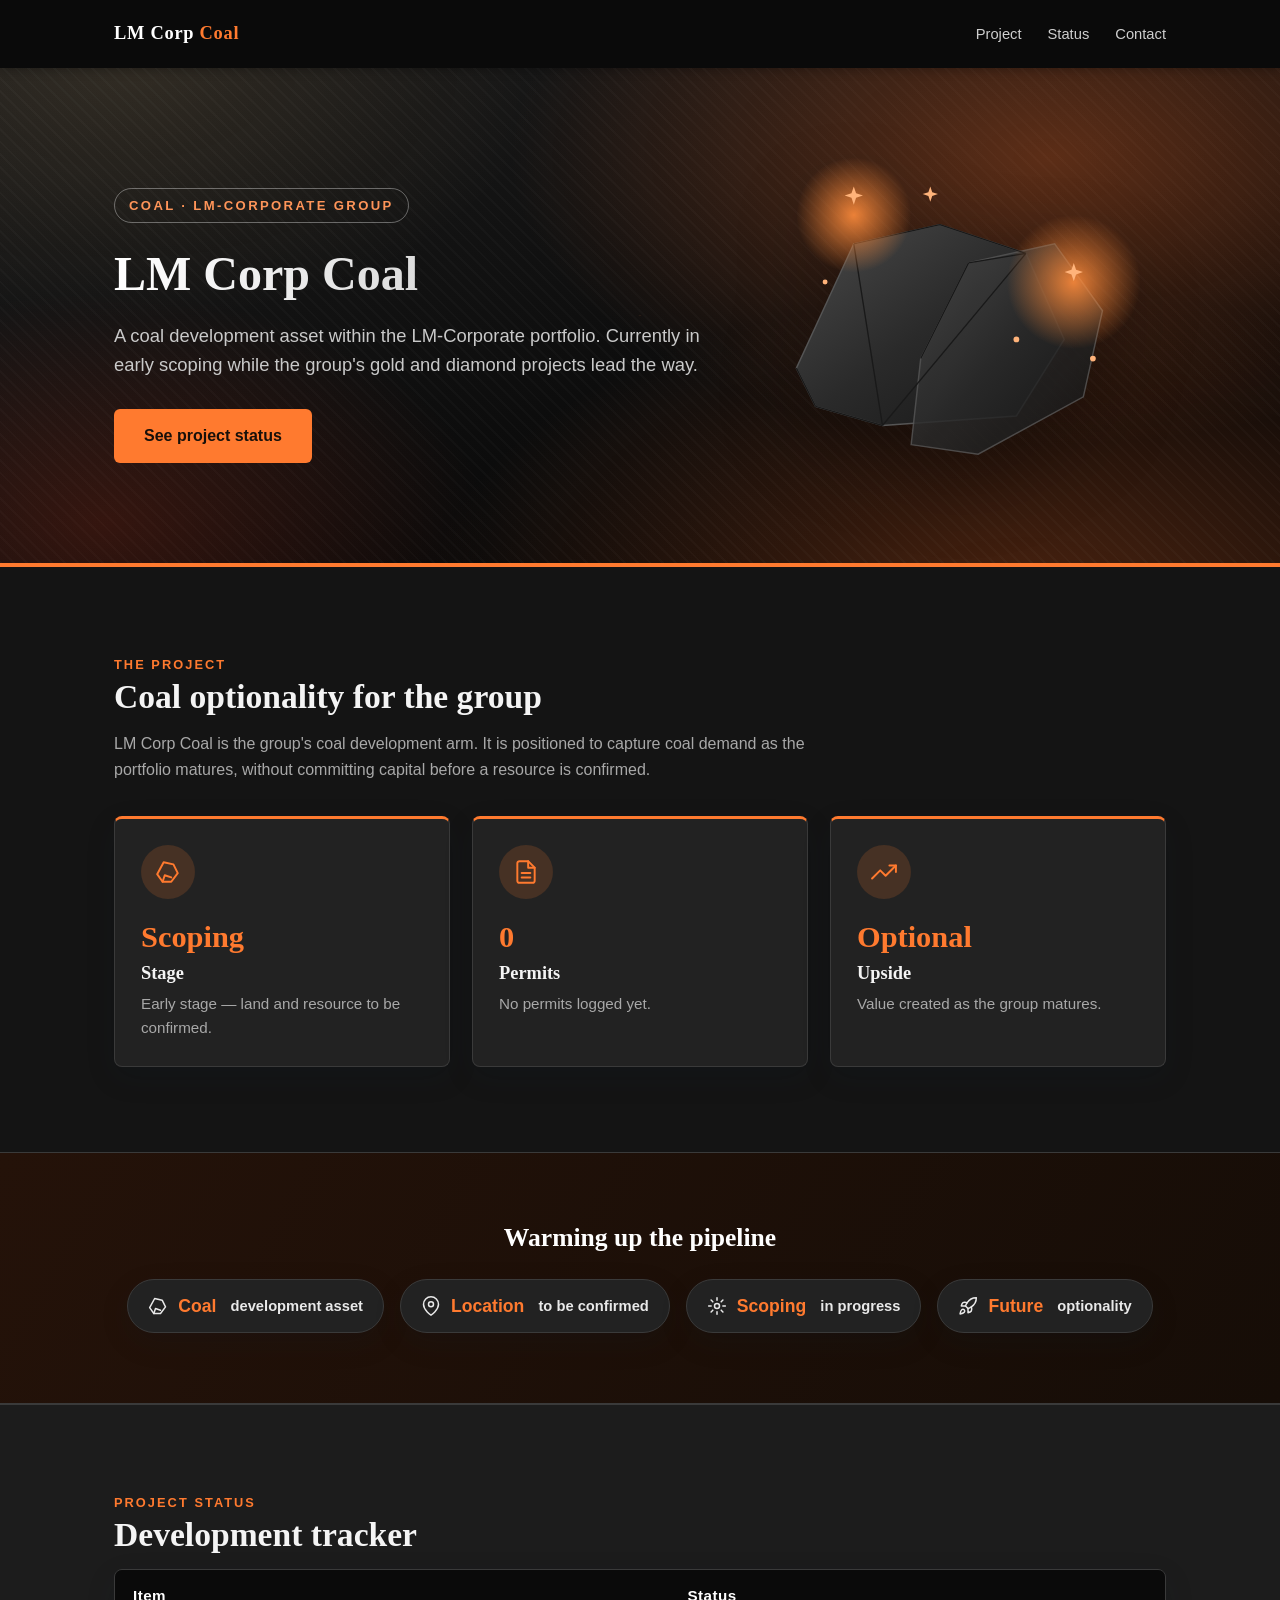
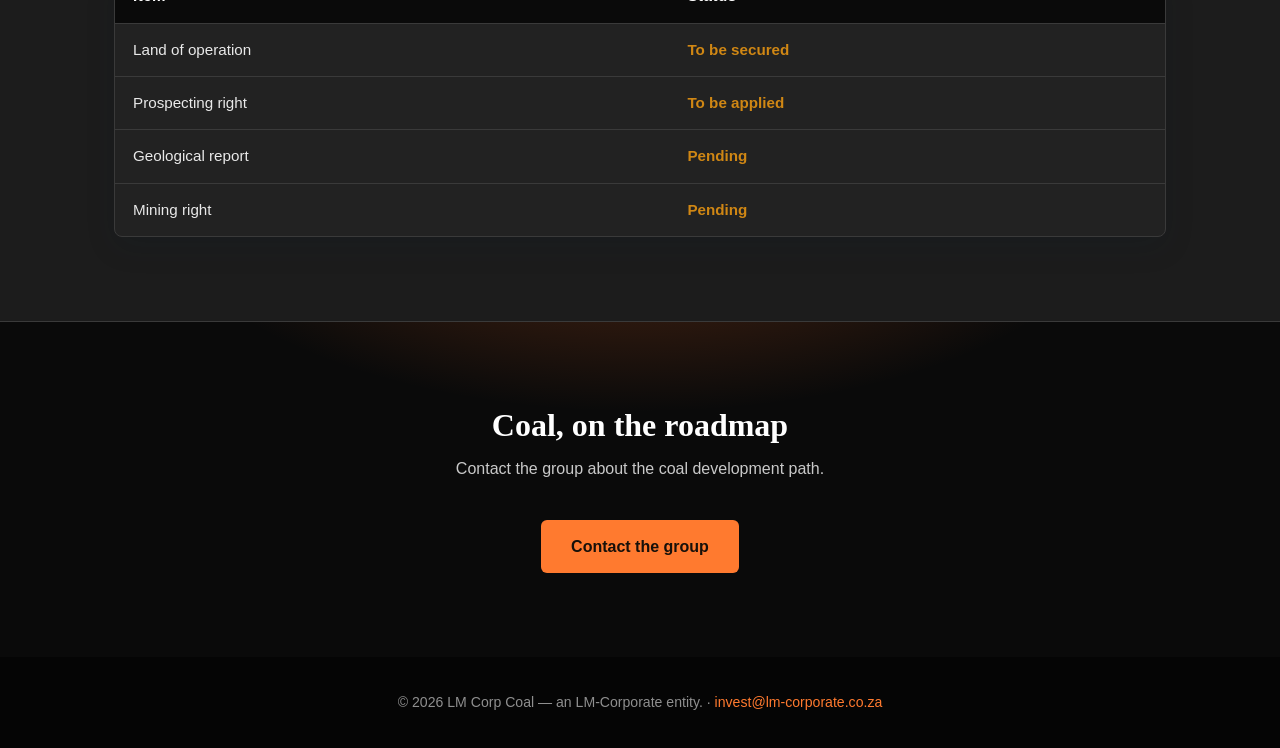
<file: index.html>
<!DOCTYPE html>
<html lang="en">
<head>
<meta charset="UTF-8">
<meta name="viewport" content="width=device-width, initial-scale=1.0">
<meta name="description" content="LM Corp Coal — coal development asset within the LM-Corporate group, currently in early scoping.">
<title>LM Corp Coal | Coal Development</title>
<link rel="stylesheet" href="assets/styles.css">
<link rel="stylesheet" href="assets/themes/coal.css">
</head>
<body>
<div class="scroll-progress" aria-hidden="true"></div>

<nav class="nav">
  <div class="container">
    <a class="brand" href="index.html">LM Corp <span>Coal</span></a>
    <ul>
      <li><a href="#about">Project</a></li>
      <li><a href="#status">Status</a></li>
      <li><a href="#contact">Contact</a></li>
    </ul>
  </div>
</nav>

<header class="hero">
  <div class="hero-bling" aria-hidden="true"></div>
  <div class="container">
    <div class="hero-content">
      <span class="kicker">Coal · LM-Corporate Group</span>
      <h1>LM Corp Coal</h1>
      <p>A coal development asset within the LM-Corporate portfolio. Currently
         in early scoping while the group's gold and diamond projects lead the way.</p>
      <a class="btn" href="#status">See project status</a>
    </div>
    <div class="hero-art">
      <svg viewBox="0 0 460 360" xmlns="http://www.w3.org/2000/svg" role="img" aria-label="Lump of coal with embers">
        <defs>
          <linearGradient id="gCoal" x1="0" y1="0" x2="1" y2="1"><stop offset="0" stop-color="#4a4a4a"/><stop offset=".5" stop-color="#2a2a2a"/><stop offset="1" stop-color="#141414"/></linearGradient>
          <radialGradient id="gEmber" cx=".5" cy=".5" r=".5"><stop offset="0" stop-color="rgba(255,140,60,.9)"/><stop offset="1" stop-color="rgba(255,140,60,0)"/></radialGradient>
        </defs>
        <g fill="url(#gCoal)" stroke="#555" stroke-width="1.5">
          <path d="M60 250 L120 120 L210 100 L300 130 L340 220 L290 300 L150 310 L80 290Z"/>
          <path d="M180 330 L250 340 L360 280 L380 190 L330 120 L240 140 L190 240Z" opacity=".85"/>
        </g>
        <g stroke="#191919" stroke-width="1.4" fill="none">
          <path d="M120 120 210 100M210 100 300 130M300 130 150 310M150 310 80 290M80 290 60 250M120 120 150 310M300 130 240 140M240 140 190 240"/>
        </g>
        <circle cx="120" cy="90" r="60" fill="url(#gEmber)"/>
        <circle cx="350" cy="160" r="70" fill="url(#gEmber)"/>
        <g fill="#ffb37a">
          <path class="spark" style="animation-delay:.1s" d="M120 60l2.4 7.2 7.2 2.4-7.2 2.4-2.4 7.2-2.4-7.2-7.2-2.4 7.2-2.4z"/>
          <path class="spark" style="animation-delay:.7s" d="M350 140l2.4 7.2 7.2 2.4-7.2 2.4-2.4 7.2-2.4-7.2-7.2-2.4 7.2-2.4z"/>
          <path class="spark" style="animation-delay:1.4s" d="M200 60l2 6 6 2-6 2-2 6-2-6-6-2 6-2z"/>
          <circle class="spark" style="animation-delay:2s" cx="290" cy="220" r="3"/>
          <circle class="spark" style="animation-delay:.4s" cx="90" cy="160" r="2.6"/>
          <circle class="spark" style="animation-delay:1.8s" cx="370" cy="240" r="3"/>
        </g>
      </svg>
    </div>
  </div>
</header>

<section class="section" id="about">
  <div class="container">
    <span class="tag">The project</span>
    <h2>Coal optionality for the group</h2>
    <p class="lead">LM Corp Coal is the group's coal development arm. It is
       positioned to capture coal demand as the portfolio matures, without
       committing capital before a resource is confirmed.</p>
    <div class="grid cols-3">
      <div class="card"><div class="icon-chip"><svg class="ic"><use href="assets/icons.svg#coal"/></svg></div><div class="num">Scoping</div><h3>Stage</h3><p>Early stage — land and resource to be confirmed.</p></div>
      <div class="card"><div class="icon-chip"><svg class="ic"><use href="assets/icons.svg#file-text"/></svg></div><div class="num">0</div><h3>Permits</h3><p>No permits logged yet.</p></div>
      <div class="card"><div class="icon-chip"><svg class="ic"><use href="assets/icons.svg#trending-up"/></svg></div><div class="num">Optional</div><h3>Upside</h3><p>Value created as the group matures.</p></div>
    </div>
  </div>
</section>

<section class="band">
  <div class="container">
    <h3 class="band-title">Warming up the pipeline</h3>
    <div class="pills">
      <div class="stat-pill"><svg class="ic"><use href="assets/icons.svg#coal"/></svg><b>Coal</b>&nbsp;development asset</div>
      <div class="stat-pill"><svg class="ic"><use href="assets/icons.svg#map-pin"/></svg><b>Location</b>&nbsp;to be confirmed</div>
      <div class="stat-pill"><svg class="ic"><use href="assets/icons.svg#gear"/></svg><b>Scoping</b>&nbsp;in progress</div>
      <div class="stat-pill"><svg class="ic"><use href="assets/icons.svg#rocket"/></svg><b>Future</b>&nbsp;optionality</div>
    </div>
  </div>
</section>

<section class="section alt" id="status">
  <div class="container">
    <span class="tag">Project status</span>
    <h2>Development tracker</h2>
    <div class="table-wrap">
      <table>
        <thead><tr><th>Item</th><th>Status</th></tr></thead>
        <tbody>
          <tr><td>Land of operation</td><td class="pending">To be secured</td></tr>
          <tr><td>Prospecting right</td><td class="pending">To be applied</td></tr>
          <tr><td>Geological report</td><td class="pending">Pending</td></tr>
          <tr><td>Mining right</td><td class="pending">Pending</td></tr>
        </tbody>
      </table>
    </div>
  </div>
</section>

<section class="cta" id="contact">
  <div class="container">
    <h2>Coal, on the roadmap</h2>
    <p>Contact the group about the coal development path.</p>
    <a class="btn" href="mailto:invest@lm-corporate.co.za">Contact the group</a>
  </div>
</section>

<footer>
  <div class="container">
    <p>© <span id="year"></span> LM Corp Coal — an LM-Corporate entity. ·
       <a href="mailto:invest@lm-corporate.co.za">invest@lm-corporate.co.za</a></p>
  </div>
</footer>

<script src="assets/site.js"></script>
</body>
</html>
</file>
<file: assets/styles.css>
:root {
  --bg: #f4f2ec;
  --bg-alt: #ffffff;
  --card: #ffffff;
  --ink: #223349;
  --heading: #14314e;
  --muted: #6d7d90;
  --line: #dde3ea;
  --nav-bg: #0b1f33;
  --nav-ink: #cfd9e4;
  --accent: #c9a227;
  --accent-soft: rgba(201, 162, 39, 0.15);
  --accent-ink: #ffffff;
  --hero-bg: #0b1f33;
  --hero-ink: #ffffff;
  --hero-muted: #d8e0ea;
  --hero-accent: #c9a227;
  --hero-glow: rgba(201, 162, 39, 0.28);
  --hero-glow2: rgba(201, 162, 39, 0.16);
  --hero-pattern: radial-gradient(rgba(255, 255, 255, 0.06) 1px, transparent 1.6px) 0 0 / 26px 26px;
  --hero-pattern-size: auto;
  --band-a: #12304d;
  --band-b: #0a1f33;
  --chip: #edf0f4;
  --footer-bg: #071526;
  --footer-ink: #93a2b3;
  --footer-accent: #c9a227;
  --shadow: 0 10px 30px rgba(11, 31, 51, 0.12);
}

* { margin: 0; padding: 0; box-sizing: border-box; }

html { scroll-behavior: smooth; }

body {
  font-family: -apple-system, BlinkMacSystemFont, "Segoe UI", Roboto, Helvetica, Arial, sans-serif;
  color: var(--ink);
  background: var(--bg);
  line-height: 1.6;
}

h1, h2, h3, h4 {
  font-family: Georgia, "Times New Roman", serif;
  color: var(--heading);
  line-height: 1.2;
}

a { color: var(--accent); text-decoration: none; }

.container { max-width: 1100px; margin: 0 auto; padding: 0 24px; }

::selection { background: var(--accent); color: var(--accent-ink); }

/* ---------- Nav ---------- */
.nav {
  position: sticky; top: 0; z-index: 50;
  background: var(--nav-bg);
  box-shadow: 0 2px 10px rgba(0, 0, 0, 0.28);
}
.nav .container { display: flex; align-items: center; justify-content: space-between; height: 68px; }
.nav .brand { color: #fff; font-family: Georgia, serif; font-size: 1.15rem; font-weight: bold; letter-spacing: 0.04em; }
.nav .brand span { color: var(--accent); }
.nav ul { list-style: none; display: flex; gap: 26px; }
.nav ul a { color: var(--nav-ink); font-size: 0.92rem; font-weight: 500; }
.nav ul a:hover { color: var(--accent); }

/* ---------- Buttons ---------- */
.btn {
  display: inline-block;
  margin-top: 30px;
  background: var(--accent);
  color: var(--accent-ink);
  font-weight: 700;
  padding: 14px 30px;
  border-radius: 6px;
  transition: transform 0.2s ease, box-shadow 0.2s ease, filter 0.2s ease;
}
.btn:hover { transform: translateY(-2px); box-shadow: 0 12px 26px rgba(0, 0, 0, 0.25); filter: brightness(1.07); }

/* ---------- Hero ---------- */
.hero {
  position: relative;
  overflow: hidden;
  color: var(--hero-ink);
  background: var(--hero-bg);
  padding: 120px 0 100px;
  border-bottom: 4px solid var(--accent);
}
.hero::before {
  content: "";
  position: absolute;
  inset: 0;
  background: var(--hero-pattern);
  background-size: var(--hero-pattern-size);
  opacity: 0.6;
  pointer-events: none;
}
.hero::after {
  content: "";
  position: absolute;
  inset: 0;
  background:
    radial-gradient(900px 480px at 82% 18%, var(--hero-glow), transparent 60%),
    radial-gradient(700px 420px at 8% 92%, var(--hero-glow2), transparent 55%);
  pointer-events: none;
}
.hero .container { position: relative; z-index: 2; }
.hero-content { max-width: 620px; }
.hero .kicker {
  display: inline-block;
  color: var(--hero-accent);
  font-size: 0.82rem;
  font-weight: 600;
  letter-spacing: 0.18em;
  text-transform: uppercase;
  border: 1px solid color-mix(in srgb, var(--hero-accent) 55%, transparent);
  border: 1px solid rgba(255, 255, 255, 0.35);
  padding: 6px 14px;
  border-radius: 999px;
  margin-bottom: 22px;
}
.hero h1 { color: var(--hero-ink); font-size: 3rem; max-width: 760px; }
.hero p { color: var(--hero-muted); font-size: 1.15rem; max-width: 640px; margin-top: 18px; }
.hero-art {
  position: absolute;
  z-index: 1;
  right: 1%;
  bottom: -10px;
  width: 440px;
  max-width: 45%;
  filter: drop-shadow(0 24px 40px rgba(0, 0, 0, 0.35));
  animation: float 7s ease-in-out infinite;
  pointer-events: none;
}
.hero-art svg { width: 100%; height: auto; display: block; }

/* ---------- Sections ---------- */
.section { padding: 84px 0; }
.section.alt { background: var(--bg-alt); border-top: 1px solid var(--line); border-bottom: 1px solid var(--line); }
.section .tag {
  color: var(--accent);
  font-size: 0.8rem;
  font-weight: 700;
  letter-spacing: 0.16em;
  text-transform: uppercase;
  margin-bottom: 10px;
}
.section h2 { font-size: 2.1rem; margin-bottom: 14px; }
.section .lead { color: var(--muted); max-width: 720px; margin-bottom: 34px; }

/* ---------- Cards / grid ---------- */
.grid { display: grid; gap: 22px; }
.grid.cols-2 { grid-template-columns: repeat(2, 1fr); }
.grid.cols-3 { grid-template-columns: repeat(3, 1fr); }
.grid.cols-4 { grid-template-columns: repeat(4, 1fr); }

.card {
  background: var(--card);
  border: 1px solid var(--line);
  border-top: 3px solid var(--accent);
  border-radius: 8px;
  padding: 26px;
  box-shadow: var(--shadow);
  transition: transform 0.25s ease, box-shadow 0.25s ease;
}
.card:hover { transform: translateY(-4px); box-shadow: 0 18px 44px rgba(0, 0, 0, 0.16); }
.card h3 { font-size: 1.15rem; margin-bottom: 8px; }
.card p { color: var(--muted); font-size: 0.95rem; }
.card .num { color: var(--accent); font-family: Georgia, serif; font-size: 1.9rem; font-weight: bold; }

.icon-chip {
  width: 54px; height: 54px;
  border-radius: 50%;
  display: flex; align-items: center; justify-content: center;
  background: var(--accent-soft);
  color: var(--accent);
  margin-bottom: 14px;
}
.ic { width: 26px; height: 26px; fill: none; stroke: currentColor; stroke-width: 1.8; stroke-linecap: round; stroke-linejoin: round; }

/* ---------- Band / stats ---------- */
.band {
  background: linear-gradient(120deg, var(--band-a), var(--band-b));
  padding: 70px 0;
  border-top: 1px solid var(--line);
  border-bottom: 1px solid var(--line);
}
.band .band-title { color: #fff; text-align: center; font-family: Georgia, serif; font-size: 1.6rem; margin-bottom: 26px; }
.pills { display: flex; flex-wrap: wrap; justify-content: center; gap: 16px; }
.stat-pill {
  display: flex; align-items: center; gap: 10px;
  background: var(--card);
  border: 1px solid var(--line);
  border-radius: 999px;
  padding: 12px 20px;
  box-shadow: var(--shadow);
  font-weight: 600;
  color: var(--ink);
  font-size: 0.92rem;
}
.stat-pill b { color: var(--accent); font-size: 1.1rem; }
.stat-pill .ic { width: 20px; height: 20px; }

.chip {
  display: inline-block;
  background: var(--chip);
  border: 1px solid var(--line);
  border-radius: 999px;
  padding: 6px 14px;
  font-size: 0.8rem;
  color: var(--ink);
  margin: 0 6px 6px 0;
  font-weight: 600;
}

/* ---------- Table ---------- */
.table-wrap { overflow-x: auto; background: var(--card); border: 1px solid var(--line); border-radius: 8px; box-shadow: var(--shadow); }
table { width: 100%; border-collapse: collapse; min-width: 560px; }
th, td { text-align: left; padding: 14px 18px; font-size: 0.95rem; border-bottom: 1px solid var(--line); }
th { background: var(--nav-bg); color: #fff; font-weight: 600; letter-spacing: 0.03em; }
tr:last-child td { border-bottom: none; }
td.ok { color: #2fae63; font-weight: 600; }
td.pending { color: #d08714; font-weight: 600; }

/* ---------- Status badge ---------- */
.badge {
  display: inline-block;
  padding: 4px 12px;
  border-radius: 999px;
  font-size: 0.78rem;
  font-weight: 700;
  letter-spacing: 0.04em;
}
.badge.held { background: #e2f2e8; color: #1d7a46; }
.badge.progress { background: #fdf0d6; color: #b07010; }
.badge.scope { background: #e8edf3; color: #5c6b7a; }

/* ---------- Checklist ---------- */
.checklist { list-style: none; }
.checklist li { padding: 10px 0 10px 34px; position: relative; border-bottom: 1px solid var(--line); font-size: 0.98rem; }
.checklist li::before { content: "✓"; position: absolute; left: 0; top: 10px; color: var(--accent); font-weight: bold; }
.checklist li.todo::before { content: "○"; color: var(--muted); }

/* ---------- CTA ---------- */
.cta {
  background: var(--nav-bg);
  color: #fff;
  text-align: center;
  padding: 84px 0;
  position: relative;
  overflow: hidden;
}
.cta::before {
  content: "";
  position: absolute;
  inset: 0;
  background: radial-gradient(700px 320px at 50% -40%, var(--hero-glow), transparent 70%);
  pointer-events: none;
}
.cta h2 { color: #fff; font-size: 2rem; margin-bottom: 12px; }
.cta p { color: var(--hero-muted); margin-bottom: 8px; }

footer {
  background: var(--footer-bg);
  color: var(--footer-ink);
  font-size: 0.88rem;
  padding: 34px 0;
  text-align: center;
}
footer a { color: var(--footer-accent); }

/* ---------- Animations ---------- */
@keyframes float {
  0%, 100% { transform: translateY(0); }
  50% { transform: translateY(-14px); }
}
@keyframes flow {
  to { stroke-dashoffset: -1000; }
}
@keyframes spark {
  0%, 100% { opacity: 0.2; transform: scale(0.8); }
  50% { opacity: 1; transform: scale(1.2); }
}
.flow-line { stroke-dasharray: 12 14; animation: flow 9s linear infinite; }
.spark { animation: spark 2.6s ease-in-out infinite; transform-origin: center; }

/* ---------- Responsive ---------- */
@media (max-width: 960px) {
  .hero-art { display: none; }
  .hero { padding: 84px 0 72px; }
}
@media (max-width: 860px) {
  .grid.cols-3, .grid.cols-4 { grid-template-columns: repeat(2, 1fr); }
  .nav ul { display: none; }
  .hero h1 { font-size: 2.2rem; }
  .section { padding: 60px 0; }
  .band { padding: 54px 0; }
}
@media (max-width: 560px) {
  .grid.cols-2, .grid.cols-3, .grid.cols-4 { grid-template-columns: 1fr; }
}

/* ---------- Scroll effects ---------- */
.nav { transition: box-shadow 0.3s ease; }
.nav.scrolled { box-shadow: 0 8px 24px rgba(0, 0, 0, 0.4); }
.nav.scrolled .container { height: 56px; }

.scroll-progress {
  position: fixed;
  top: 0; left: 0;
  height: 4px;
  width: 0;
  z-index: 200;
  background: linear-gradient(90deg, var(--accent), var(--grad2, var(--accent)));
  box-shadow: 0 0 12px var(--accent);
  pointer-events: none;
}

.js .reveal {
  opacity: 0;
  transform: translateY(28px);
  transition: opacity 0.7s ease, transform 0.7s cubic-bezier(0.22, 0.61, 0.36, 1);
  will-change: opacity, transform;
}
.js .reveal.visible { opacity: 1; transform: none; }

.grad-text {
  background: linear-gradient(90deg, var(--grad1), var(--grad2), var(--grad1));
  background-size: 200% auto;
  -webkit-background-clip: text;
  background-clip: text;
  -webkit-text-fill-color: transparent;
  color: var(--hero-ink);
  animation: grad-shift 7s linear infinite;
}
@keyframes grad-shift {
  to { background-position: 200% center; }
}

.hero-bling { position: absolute; inset: 0; overflow: hidden; pointer-events: none; z-index: 0; }
.hero-bling i {
  position: absolute;
  bottom: -16px;
  border-radius: 50%;
  animation-name: bling-rise;
  animation-timing-function: linear;
  animation-iteration-count: infinite;
}
@keyframes bling-rise {
  0% { transform: translateY(0); opacity: 0; }
  10% { opacity: 1; }
  85% { opacity: 1; }
  100% { transform: translateY(-118vh); opacity: 0; }
}

@media (prefers-reduced-motion: reduce) {
  .flow-line, .spark, .grad-text { animation: none; }
  .hero-art, .card { transition: none; }
}
</file>
<file: assets/themes/coal.css>
:root {
  --bg: #141414;
  --bg-alt: #1c1c1c;
  --card: #222222;
  --ink: #e9e9e9;
  --heading: #f4f4f4;
  --muted: #a8a8a8;
  --line: #3a3a3a;
  --nav-bg: #0a0a0a;
  --nav-ink: #cfcfcf;
  --accent: #ff7a2f;
  --accent-soft: rgba(255, 122, 47, 0.16);
  --accent-ink: #17100a;
  --hero-bg: #0b0b0b;
  --hero-ink: #fafafa;
  --hero-muted: #c9c9c9;
  --hero-accent: #ff9559;
  --hero-glow: rgba(255, 110, 40, 0.32);
  --hero-glow2: rgba(255, 60, 20, 0.16);
  --hero-pattern: repeating-linear-gradient(45deg, rgba(255, 255, 255, 0.04) 0 2px, transparent 2px 9px), radial-gradient(rgba(255, 150, 80, 0.14) 1px, transparent 1.6px) 0 0 / 34px 34px;
  --band-a: #241209;
  --band-b: #160d07;
  --chip: #2c2c2c;
  --footer-bg: #050505;
  --footer-ink: #8f8f8f;
  --footer-accent: #ff7a2f;
}

.hero {
  background:
    radial-gradient(1000px 540px at 80% 110%, rgba(255, 110, 40, 0.28), transparent 60%),
    radial-gradient(760px 460px at 10% 0%, rgba(255, 200, 120, 0.10), transparent 55%),
    linear-gradient(160deg, #1b1b1b, #070707 80%);
}

:root {
  --bling: #ff9a52;
  --bling2: #ffd07a;
  --grad1: #ffffff;
  --grad2: #b9b9b9;
}
</file>
